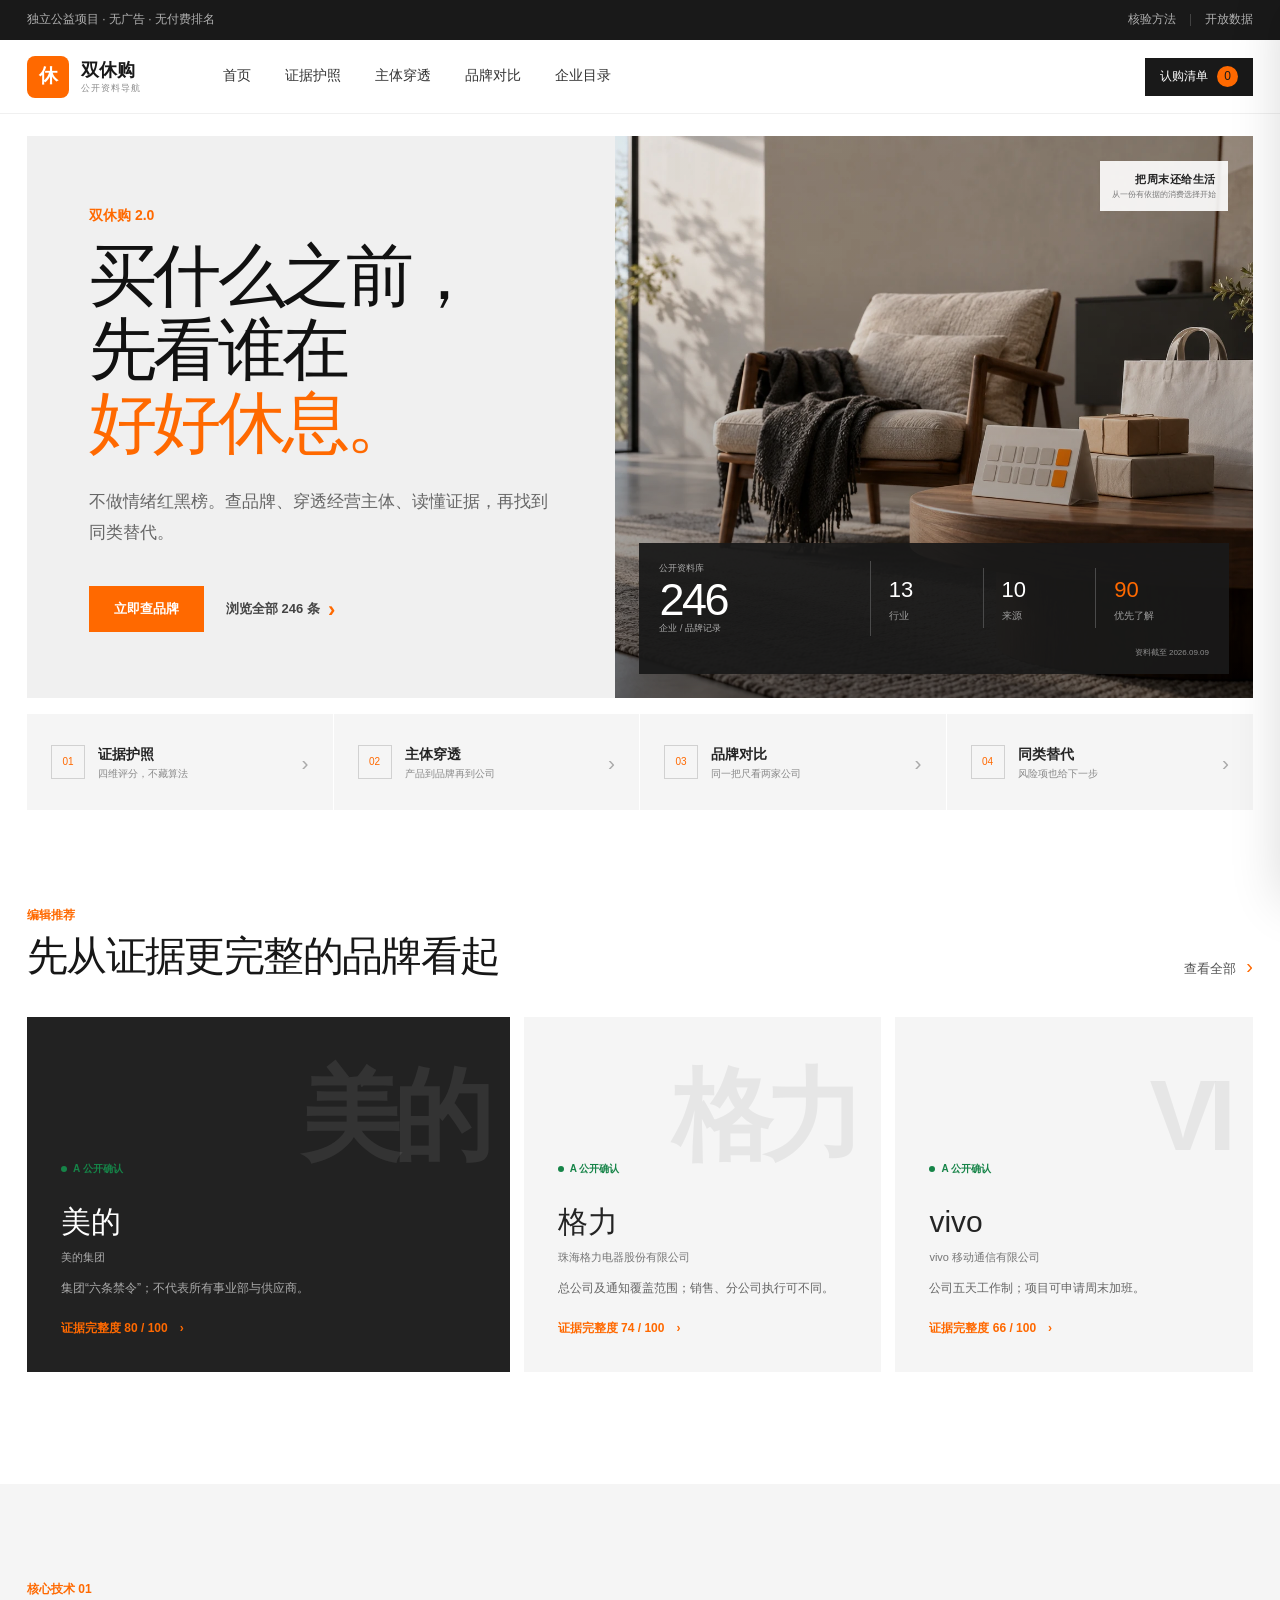
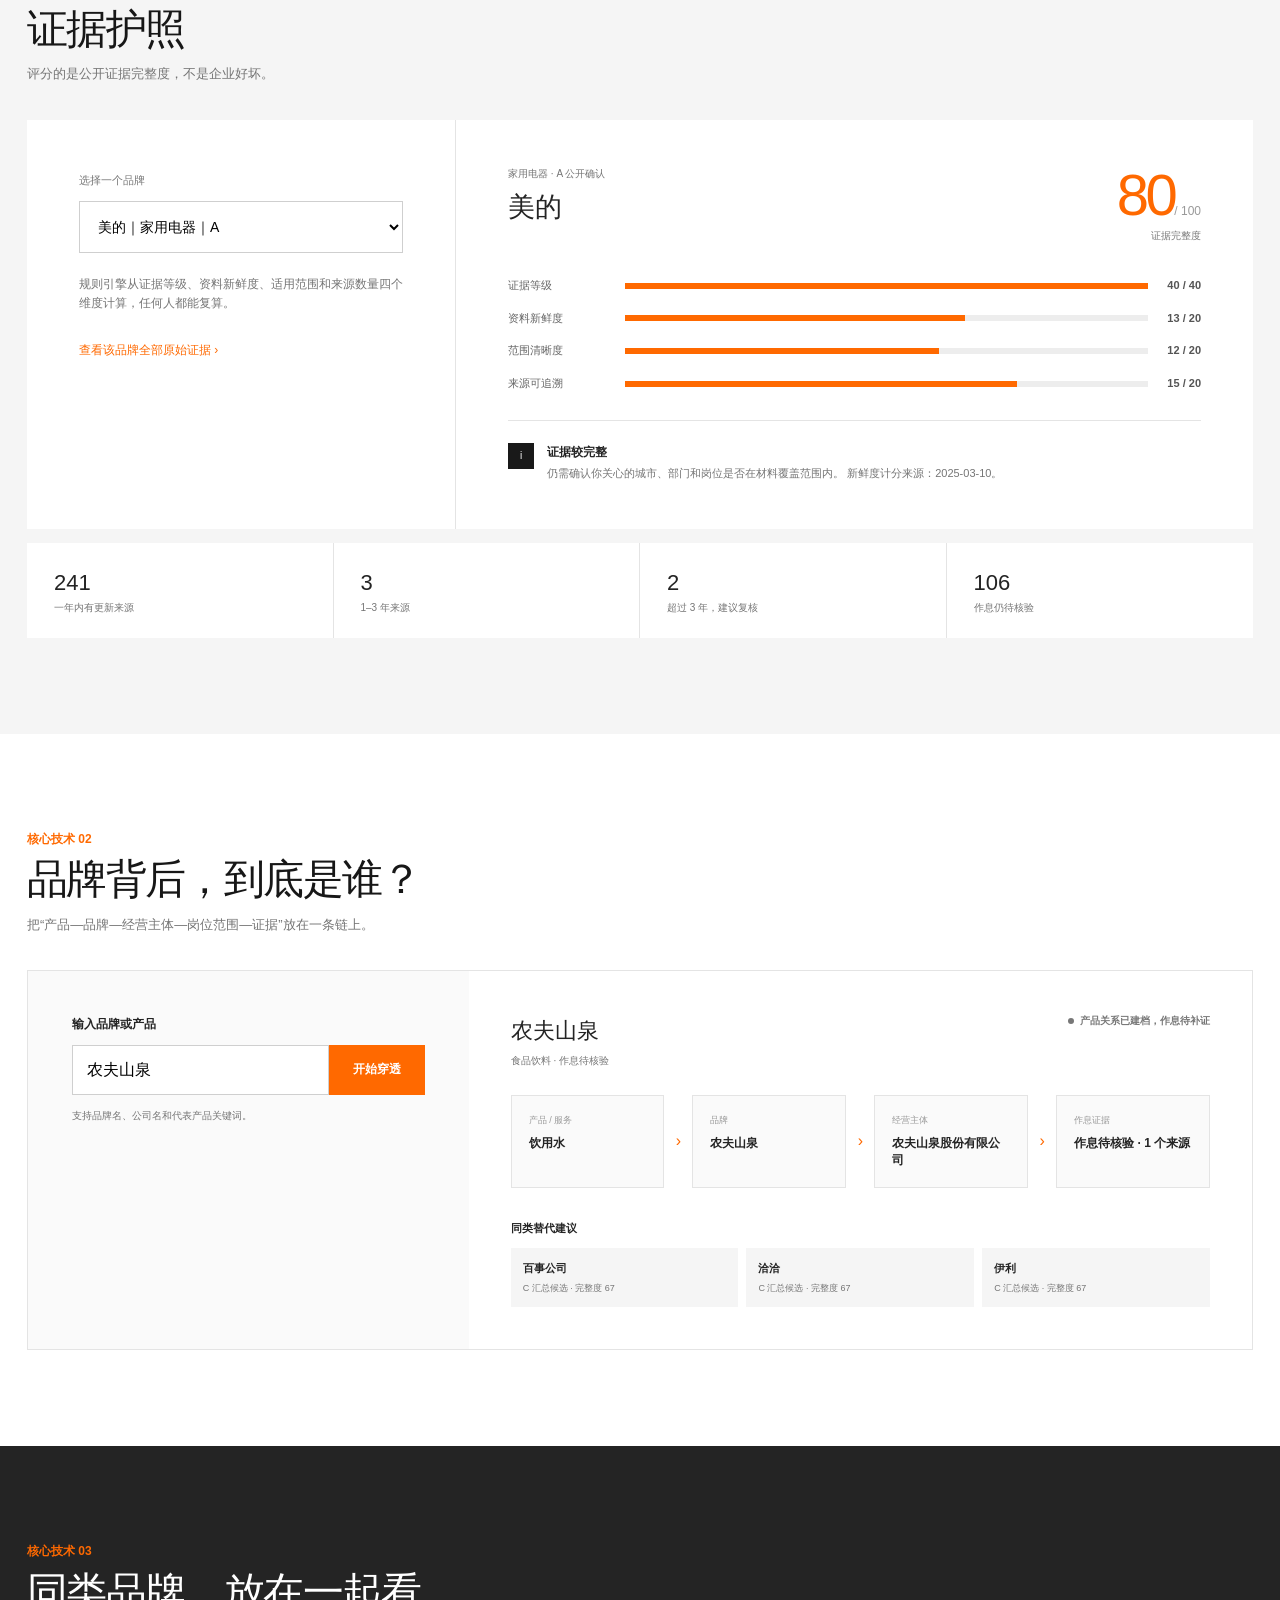
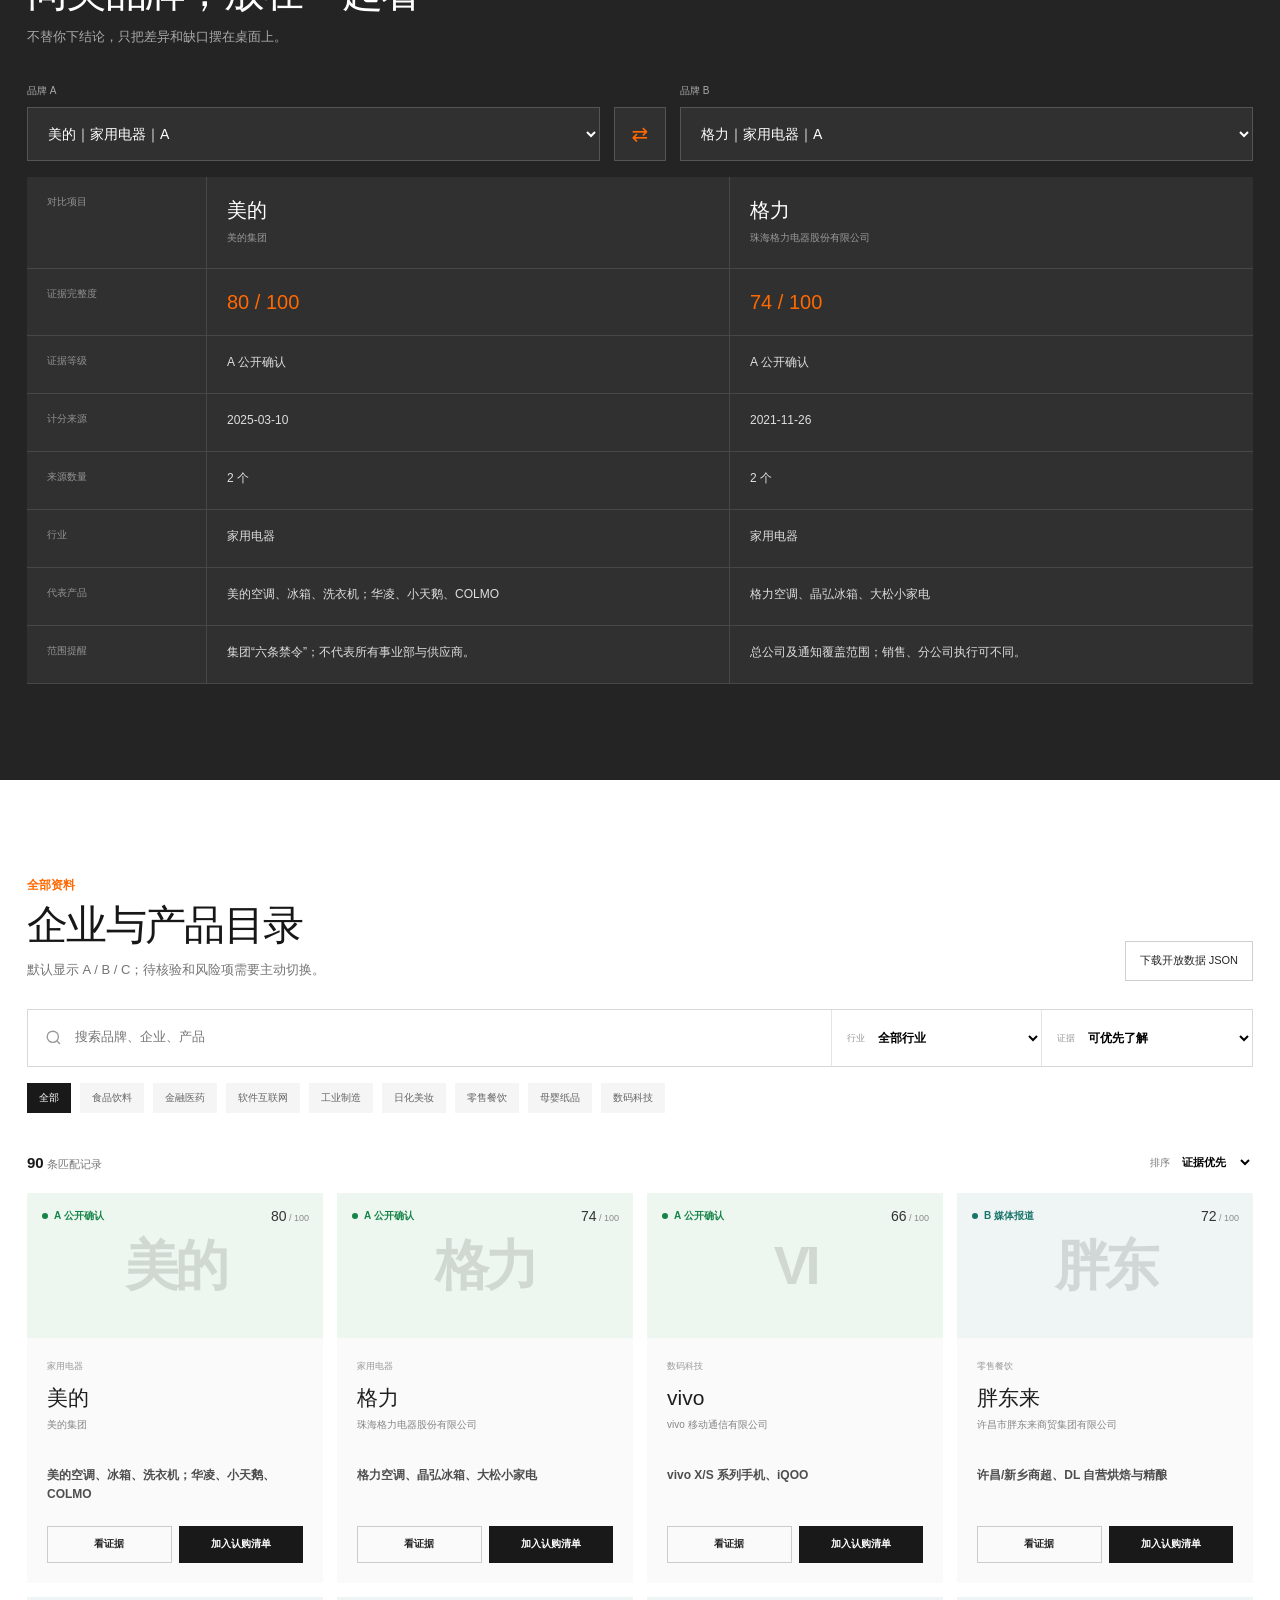
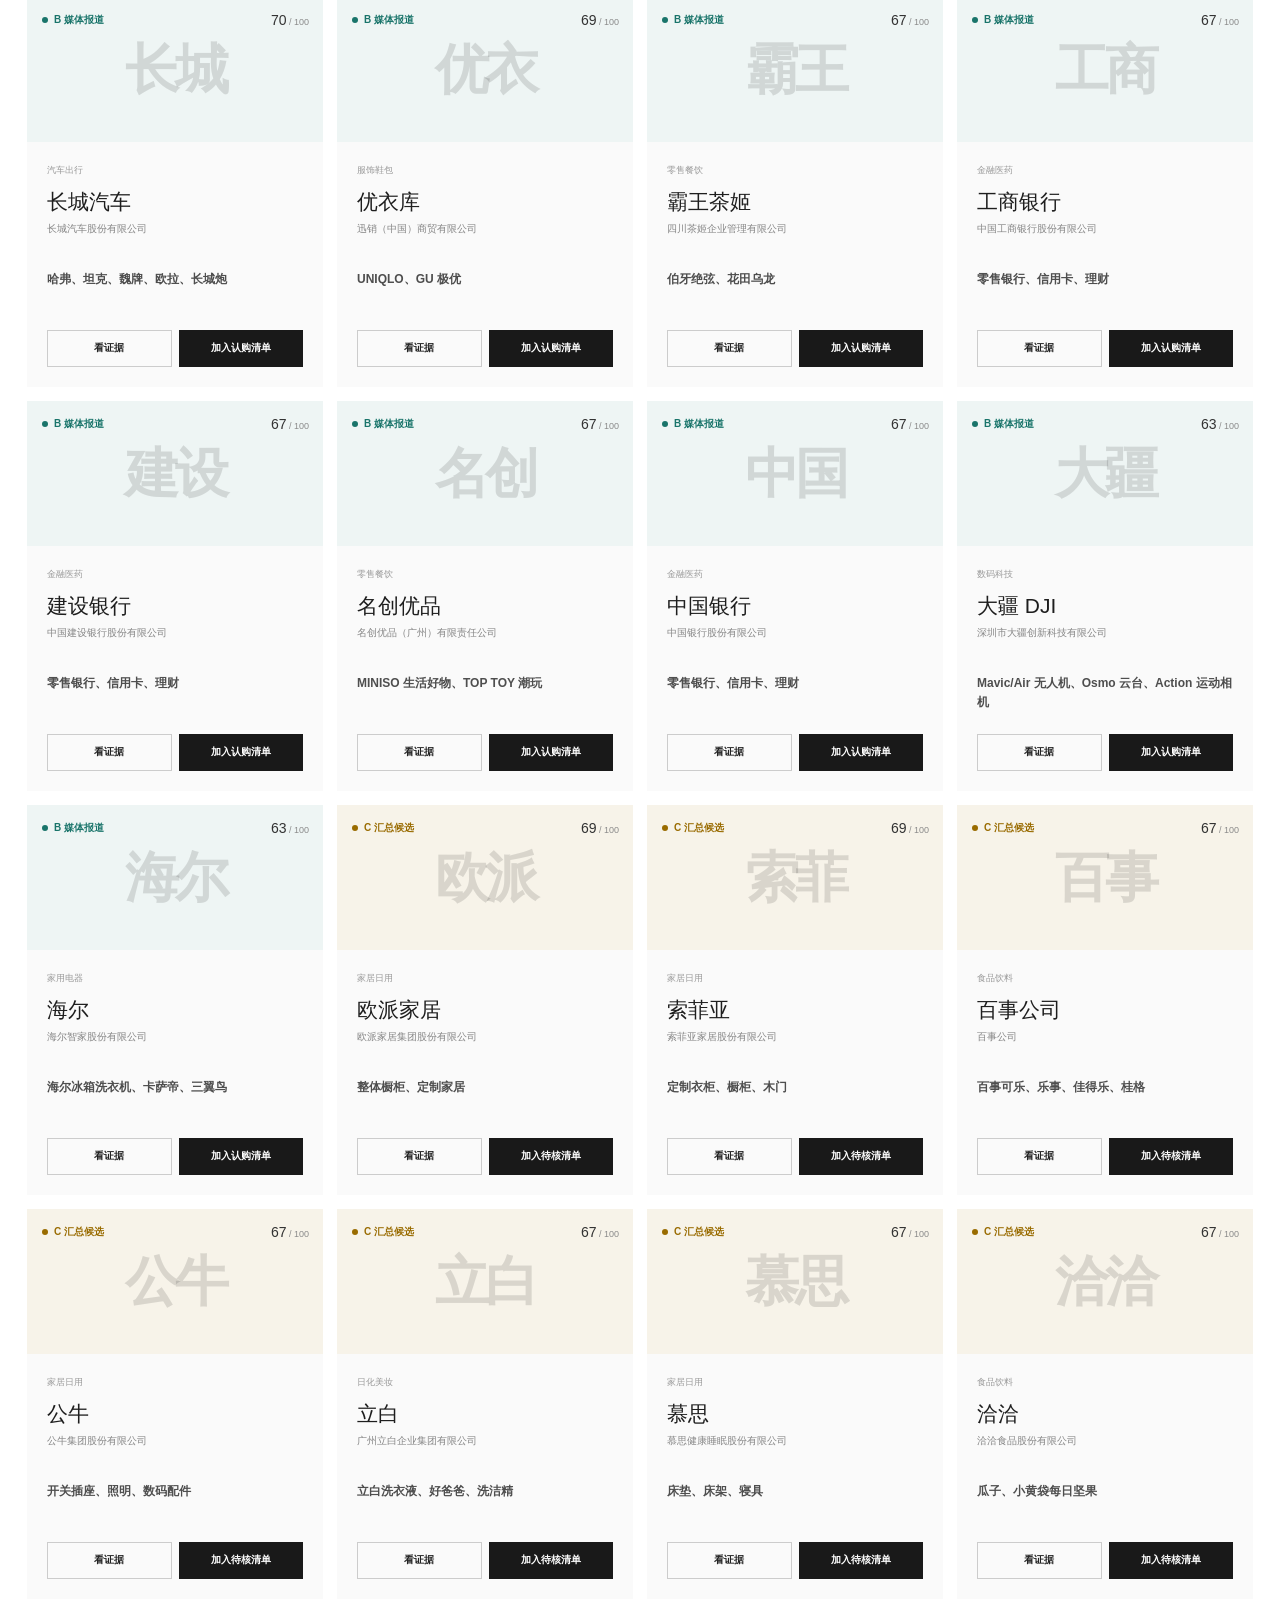
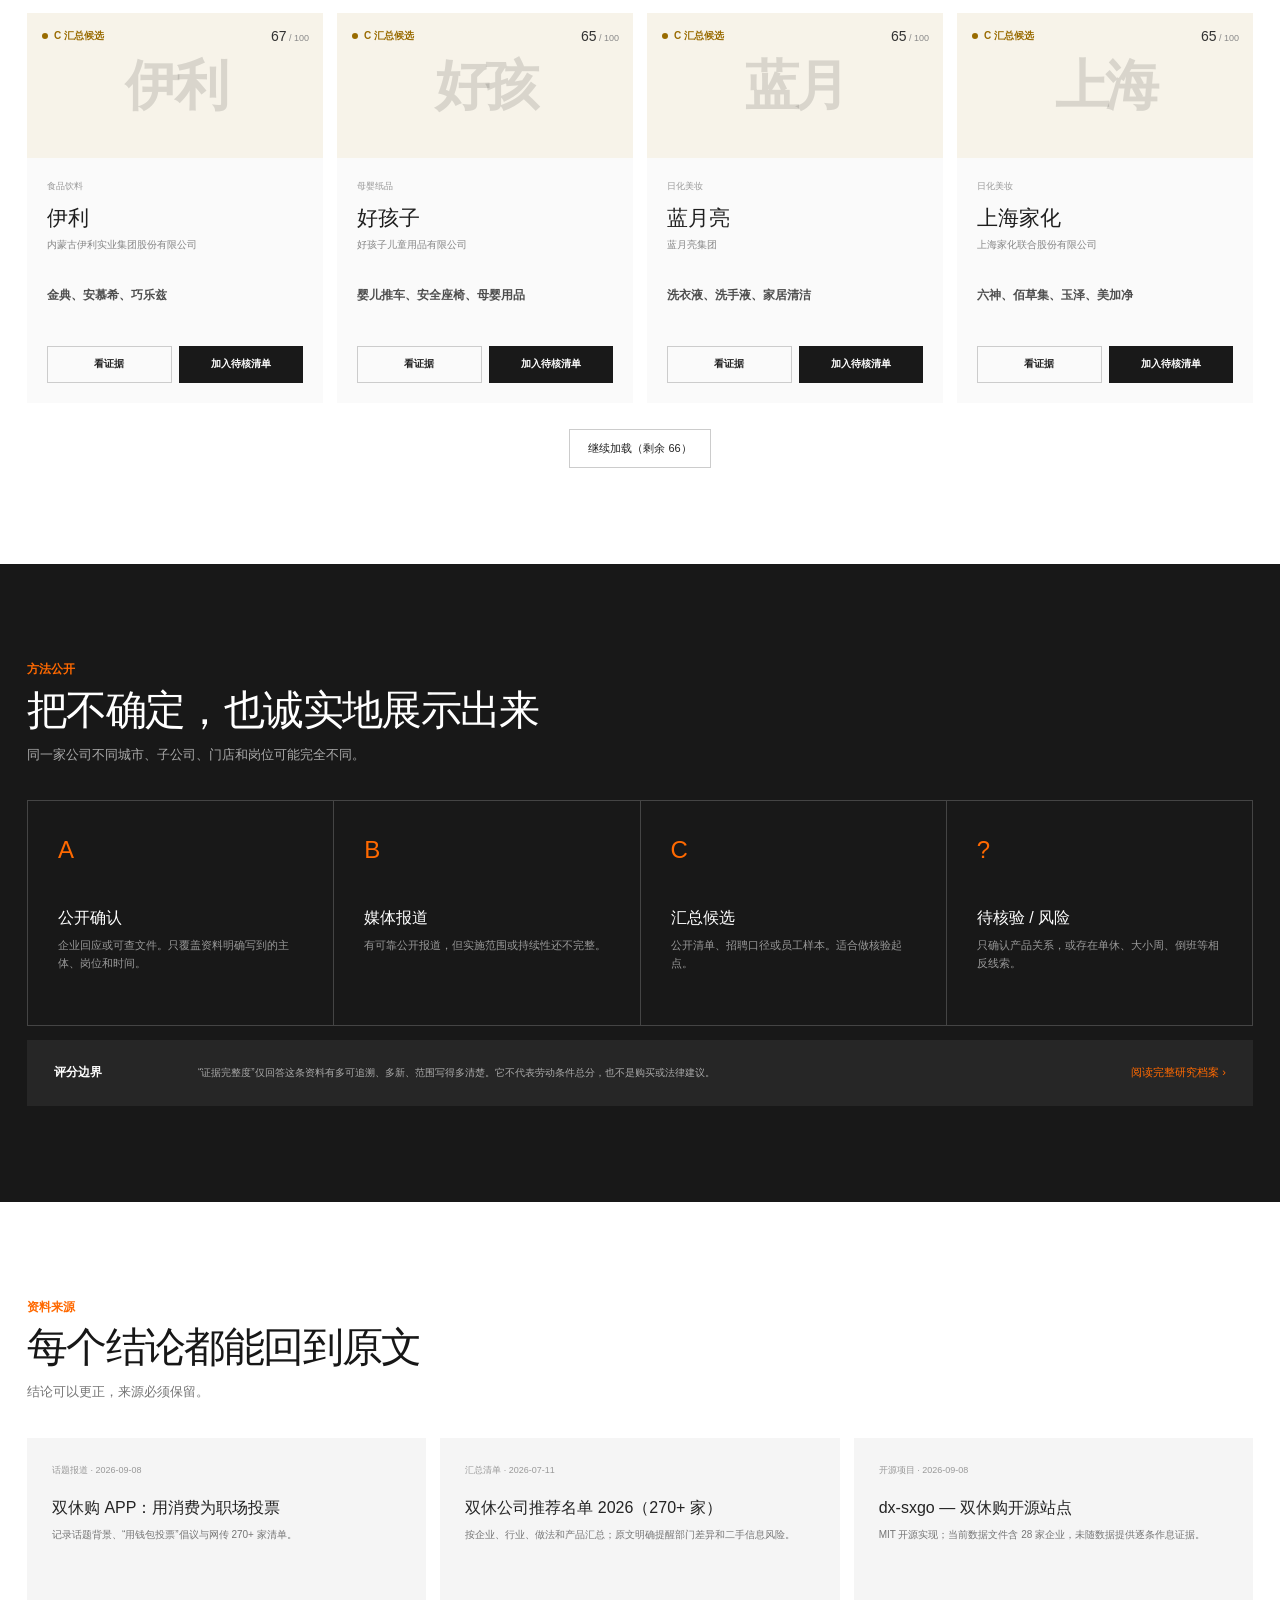
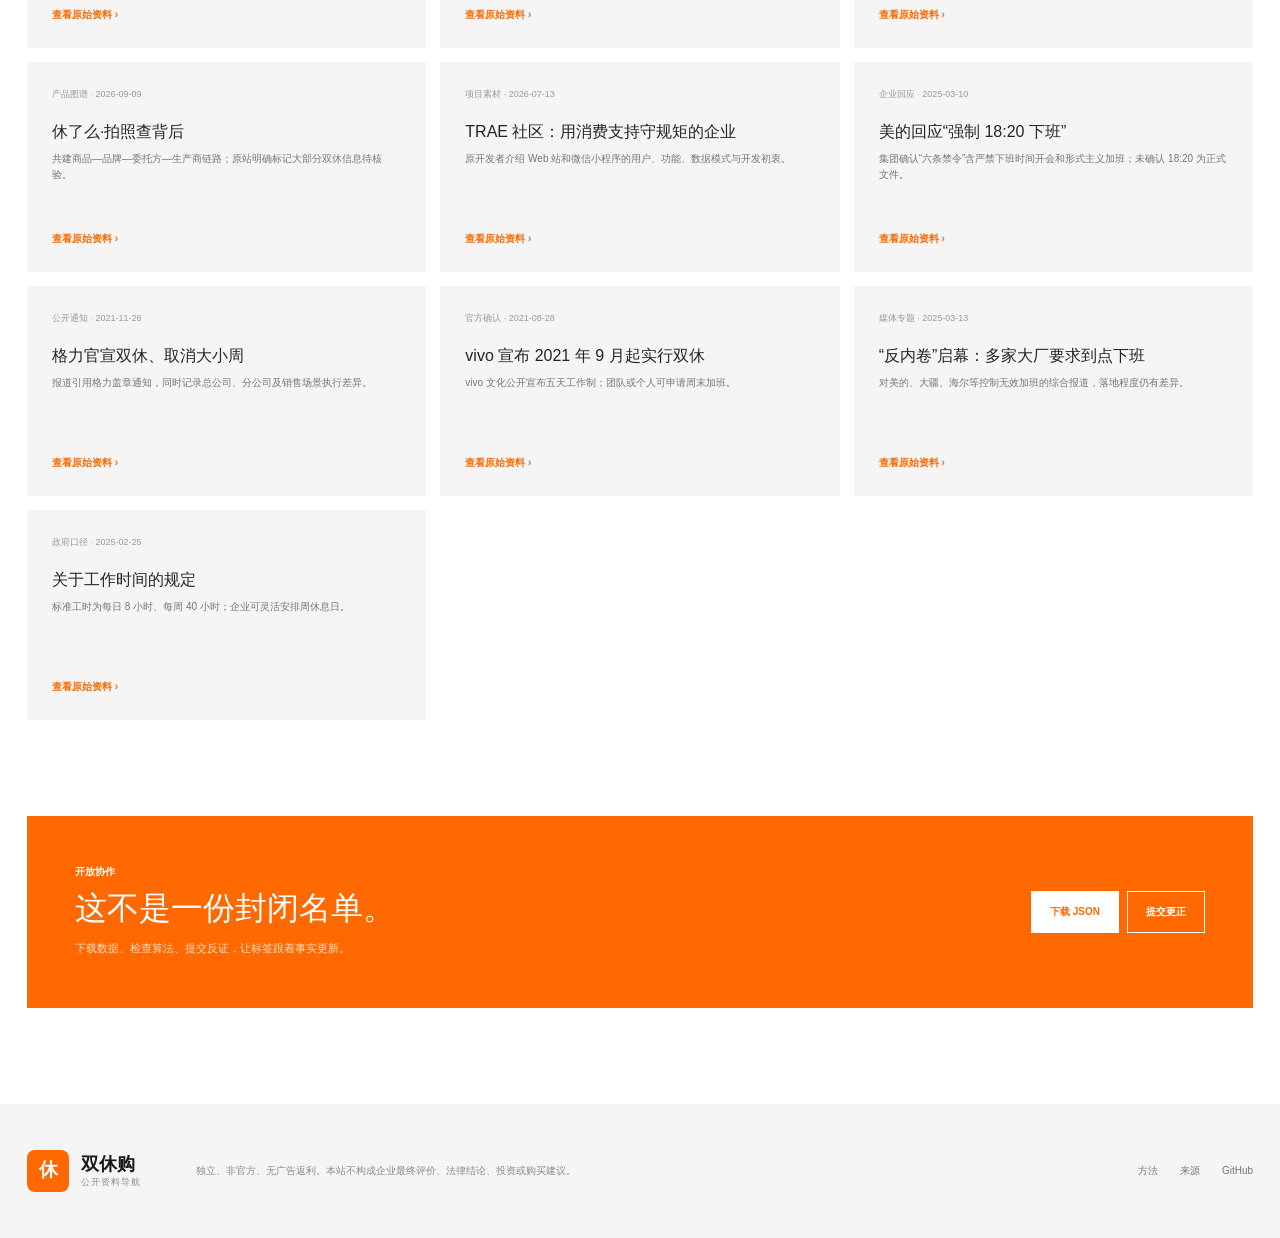
<file: index.html>
<!doctype html>
<html lang="zh-CN">
  <head>
    <meta charset="UTF-8" />
    <meta name="viewport" content="width=device-width, initial-scale=1.0" />
    <meta name="description" content="双休购 2.0：查品牌背后主体、看作息证据完整度、对比同类产品并生成个人认购清单。" />
    <meta name="keywords" content="双休购,双休企业,劳工友好品牌,证据护照,消费决策,双休购指南,企业工时" />
    <meta name="robots" content="index, follow, max-image-preview:large" />
    <meta name="theme-color" content="#ffffff" />
    <link rel="icon" href="./favicon.svg" type="image/svg+xml" />
    <link rel="canonical" href="https://dujeongil-galaxy.github.io/shuangxiugou-guide/" />
    <meta property="og:title" content="双休购 2.0｜把每次消费变成一次有依据的选择" />
    <meta property="og:description" content="246 个企业与品牌，证据护照、主体穿透、双品牌对比、同类替代建议。" />
    <meta property="og:type" content="website" />
    <meta property="og:url" content="https://dujeongil-galaxy.github.io/shuangxiugou-guide/" />
    <meta property="og:image" content="https://dujeongil-galaxy.github.io/shuangxiugou-guide/assets/weekend-hero.webp" />
    <meta property="og:site_name" content="双休购 2.0" />
    <meta property="og:locale" content="zh_CN" />
    <meta name="twitter:card" content="summary_large_image" />
    <title>双休购 2.0｜公开资料与消费决策工具</title>
    <link rel="preload" href="./assets/weekend-hero.webp" as="image" type="image/webp" />
    <link rel="stylesheet" href="./styles.css" />
    <script src="./data.js" defer></script>
    <script src="./insight.js" defer></script>
    <script src="./app.js" defer></script>
    <script type="application/ld+json">
      {
        "@context": "https://schema.org",
        "@type": "WebSite",
        "name": "双休购 2.0",
        "url": "https://dujeongil-galaxy.github.io/shuangxiugou-guide/",
        "description": "提供企业、品牌、产品关系与公开作息证据的可解释消费决策工具。",
        "inLanguage": "zh-CN",
        "isAccessibleForFree": true,
        "publisher": {
          "@type": "Organization",
          "name": "双休购 ShuangxiuGo",
          "url": "https://github.com/dujeongil-galaxy/shuangxiugou-guide"
        }
      }
    </script>
  </head>
  <body>
    <a class="skip-link" href="#directory">跳到企业目录</a>

    <div class="topbar">
      <div class="shell topbar-inner">
        <p>独立公益项目 · 无广告 · 无付费排名</p>
        <div><a href="#method">核验方法</a><span></span><a id="topGithubLink" href="#" target="_blank" rel="noreferrer">开放数据</a></div>
      </div>
    </div>

    <header class="site-header">
      <div class="shell nav-shell">
        <a class="brand" href="#top" aria-label="双休购首页">
          <span class="brand-mark" aria-hidden="true">休</span>
          <span><strong>双休购</strong><small>公开资料导航</small></span>
        </a>
        <nav class="desktop-nav" aria-label="主导航">
          <a href="#top">首页</a>
          <a href="#passport">证据护照</a>
          <a href="#trace">主体穿透</a>
          <a href="#compare">品牌对比</a>
          <a href="#directory">企业目录</a>
        </nav>
        <button class="header-list" id="openList" type="button" aria-controls="supportDrawer">
          认购清单 <span id="listCount" aria-label="0 项">0</span>
        </button>
      </div>
    </header>

    <main id="top">
      <section class="hero shell">
        <div class="hero-panel">
          <div class="hero-copy">
            <p class="kicker">双休购 2.0</p>
            <h1>买什么之前，<br />先看谁在<br /><span>好好休息。</span></h1>
            <p class="hero-lead">不做情绪红黑榜。查品牌、穿透经营主体、读懂证据，再找到同类替代。</p>
            <div class="hero-actions">
              <a class="button button-primary" href="#passport">立即查品牌</a>
              <a class="button button-plain" href="#directory">浏览全部 246 条 <span>›</span></a>
            </div>
          </div>
          <div class="hero-visual" aria-label="安静周末生活与数据库概览">
            <img class="hero-image" src="./assets/weekend-hero.webp" width="1536" height="1024" alt="阳光下的休闲椅、购物袋、包裹和点亮两个橙色周末方块的日历" fetchpriority="high" decoding="async" />
            <div class="hero-art-label"><span>把周末还给生活</span><small>从一份有依据的消费选择开始</small></div>
            <div class="hero-data">
              <div class="hero-number"><span>公开资料库</span><strong id="statCompanies">—</strong><small>企业 / 品牌记录</small></div>
              <div class="hero-mini-grid">
                <div><strong id="statCategories">—</strong><span>行业</span></div>
                <div><strong id="statSources">—</strong><span>来源</span></div>
                <div class="accent"><strong id="statSupport">—</strong><span>优先了解</span></div>
              </div>
              <p>资料截至 <time datetime="2026-09-09">2026.09.09</time></p>
            </div>
          </div>
        </div>
      </section>

      <section class="service-strip shell" aria-label="核心功能">
        <a href="#passport"><span class="service-icon">01</span><div><strong>证据护照</strong><small>四维评分，不藏算法</small></div><b>›</b></a>
        <a href="#trace"><span class="service-icon">02</span><div><strong>主体穿透</strong><small>产品到品牌再到公司</small></div><b>›</b></a>
        <a href="#compare"><span class="service-icon">03</span><div><strong>品牌对比</strong><small>同一把尺看两家公司</small></div><b>›</b></a>
        <a href="#directory"><span class="service-icon">04</span><div><strong>同类替代</strong><small>风险项也给下一步</small></div><b>›</b></a>
      </section>

      <section class="spotlight section shell">
        <div class="section-title">
          <div><p>编辑推荐</p><h2>先从证据更完整的品牌看起</h2></div>
          <a href="#directory">查看全部 <span>›</span></a>
        </div>
        <div class="spotlight-grid" id="spotlightGrid"></div>
      </section>

      <section class="lab-section section" id="passport">
        <div class="shell">
          <div class="section-title">
            <div><p>核心技术 01</p><h2>证据护照</h2><span>评分的是公开证据完整度，不是企业好坏。</span></div>
          </div>
          <div class="passport-layout">
            <div class="passport-control">
              <label for="passportSelect">选择一个品牌</label>
              <select id="passportSelect" aria-label="选择要生成证据护照的品牌"></select>
              <p>规则引擎从证据等级、资料新鲜度、适用范围和来源数量四个维度计算，任何人都能复算。</p>
              <button class="text-link" id="passportDetail" type="button">查看该品牌全部原始证据 ›</button>
            </div>
            <div class="passport-card" id="passportResult" aria-live="polite"></div>
          </div>
          <div class="freshness-bar" id="freshnessPanel"></div>
        </div>
      </section>

      <section class="trace-section section shell" id="trace">
        <div class="section-title">
          <div><p>核心技术 02</p><h2>品牌背后，到底是谁？</h2><span>把“产品—品牌—经营主体—岗位范围—证据”放在一条链上。</span></div>
        </div>
        <div class="trace-shell">
          <div class="trace-search">
            <label for="traceInput">输入品牌或产品</label>
            <div><input id="traceInput" list="brandOptions" placeholder="例如：东方树叶、美的、无人机" autocomplete="off" /><button id="traceRun" type="button">开始穿透</button></div>
            <datalist id="brandOptions"></datalist>
            <p id="traceHint">支持品牌名、公司名和代表产品关键词。</p>
          </div>
          <div class="trace-result" id="traceResult" aria-live="polite"></div>
        </div>
      </section>

      <section class="compare-section section" id="compare">
        <div class="shell">
          <div class="section-title">
            <div><p>核心技术 03</p><h2>同类品牌，放在一起看</h2><span>不替你下结论，只把差异和缺口摆在桌面上。</span></div>
          </div>
          <div class="compare-controls">
            <label>品牌 A<select id="compareA" aria-label="选择对比品牌 A"></select></label>
            <button id="swapCompare" type="button" aria-label="交换两个品牌">⇄</button>
            <label>品牌 B<select id="compareB" aria-label="选择对比品牌 B"></select></label>
          </div>
          <div class="compare-result" id="compareResult" aria-live="polite"></div>
        </div>
      </section>

      <section class="directory section shell" id="directory">
        <div class="section-title directory-title">
          <div><p>全部资料</p><h2>企业与产品目录</h2><span>默认显示 A / B / C；待核验和风险项需要主动切换。</span></div>
          <button id="downloadData" class="text-button" type="button">下载开放数据 JSON</button>
        </div>

        <div class="toolbar">
          <label class="search-box">
            <span class="visually-hidden">搜索企业或产品</span>
            <svg viewBox="0 0 24 24" aria-hidden="true"><circle cx="11" cy="11" r="7" /><path d="m20 20-4-4" /></svg>
            <input id="searchInput" type="search" placeholder="搜索品牌、企业、产品" autocomplete="off" />
          </label>
          <label class="select-box"><span>行业</span><select id="categoryFilter" aria-label="按行业筛选"><option value="all">全部行业</option></select></label>
          <label class="select-box"><span>证据</span><select id="statusFilter" aria-label="按证据层级筛选"><option value="support">可优先了解</option><option value="verified">公开确认 A</option><option value="reported">媒体报道 B</option><option value="candidate">汇总候选 C</option><option value="pending">产品待核验</option><option value="caution">风险提示</option><option value="all">全部记录</option></select></label>
        </div>
        <div class="quick-filters" id="quickFilters" aria-label="快速行业筛选"></div>
        <div class="results-line" aria-live="polite"><p><strong id="resultCount">0</strong> 条匹配记录</p><label><span>排序</span><select id="sortSelect" aria-label="结果排序"><option value="evidence">证据优先</option><option value="score">完整度优先</option><option value="category">行业分类</option><option value="name">名称 A-Z</option></select></label></div>
        <div class="card-grid" id="cardGrid"></div>
        <div class="empty-state" id="emptyState" hidden><strong>没有匹配项</strong><p>试试产品名、公司名或更短的关键词。</p><button id="resetFilters" type="button">清除筛选</button></div>
        <button class="load-more" id="loadMore" type="button">继续加载</button>
      </section>

      <section class="method-section section" id="method">
        <div class="shell">
          <div class="section-title light"><div><p>方法公开</p><h2>把不确定，也诚实地展示出来</h2><span>同一家公司不同城市、子公司、门店和岗位可能完全不同。</span></div></div>
          <div class="method-grid">
            <article><span>A</span><h3>公开确认</h3><p>企业回应或可查文件。只覆盖资料明确写到的主体、岗位和时间。</p></article>
            <article><span>B</span><h3>媒体报道</h3><p>有可靠公开报道，但实施范围或持续性还不完整。</p></article>
            <article><span>C</span><h3>汇总候选</h3><p>公开清单、招聘口径或员工样本。适合做核验起点。</p></article>
            <article><span>?</span><h3>待核验 / 风险</h3><p>只确认产品关系，或存在单休、大小周、倒班等相反线索。</p></article>
          </div>
          <div class="method-note"><strong>评分边界</strong><p>“证据完整度”仅回答这条资料有多可追溯、多新、范围写得多清楚。它不代表劳动条件总分，也不是购买或法律建议。</p><a href="./RESEARCH.md" target="_blank">阅读完整研究档案 ›</a></div>
        </div>
      </section>

      <section class="source-section section shell" id="sources">
        <div class="section-title"><div><p>资料来源</p><h2>每个结论都能回到原文</h2><span>结论可以更正，来源必须保留。</span></div></div>
        <div class="source-grid" id="sourceGrid"></div>
      </section>

      <section class="open-data shell">
        <div><p>开放协作</p><h2>这不是一份封闭名单。</h2><span>下载数据、检查算法、提交反证，让标签跟着事实更新。</span></div>
        <div><button id="downloadDataBottom" type="button">下载 JSON</button><a id="issueLink" href="#" target="_blank" rel="noreferrer">提交更正</a></div>
      </section>
    </main>

    <footer class="site-footer">
      <div class="shell footer-grid">
        <a class="brand footer-brand" href="#top"><span class="brand-mark" aria-hidden="true">休</span><span><strong>双休购</strong><small>公开资料导航</small></span></a>
        <p>独立、非官方、无广告返利。本站不构成企业最终评价、法律结论、投资或购买建议。</p>
        <div><a href="#method">方法</a><a href="#sources">来源</a><a id="githubLink" href="#" target="_blank" rel="noreferrer">GitHub</a></div>
      </div>
    </footer>

    <div class="drawer-backdrop" id="drawerBackdrop" hidden></div>
    <aside class="support-drawer" id="supportDrawer" aria-hidden="true" aria-labelledby="drawerTitle">
      <div class="drawer-head"><div><small>仅保存在当前浏览器</small><h2 id="drawerTitle">我的认购清单</h2></div><button id="closeList" type="button" aria-label="关闭清单">×</button></div>
      <p class="drawer-intro">这里不是购物车。它是一张购买前复核清单，不上传、不跟踪，也不从购买中分成。</p>
      <div class="drawer-items" id="drawerItems"></div>
      <div class="drawer-empty" id="drawerEmpty"><strong>清单还是空的</strong><p>把想优先了解的 A / B / C 条目加入这里。</p></div>
      <div class="drawer-actions"><button id="copyList" type="button">复制清单</button><button id="exportList" type="button">导出 CSV</button></div>
    </aside>

    <dialog class="detail-dialog" id="detailDialog">
      <button class="dialog-close" id="closeDialog" type="button" aria-label="关闭详情">×</button>
      <div id="dialogContent"></div>
    </dialog>
    <div class="toast" id="toast" role="status" aria-live="polite"></div>
  </body>
</html>
</file>
<file: styles.css>
:root {
  --orange: #ff6900;
  --orange-dark: #e85d00;
  --black: #191919;
  --text: #242424;
  --muted: #757575;
  --line: #e4e4e4;
  --soft: #f5f5f5;
  --soft-2: #fafafa;
  --white: #fff;
  --green: #168448;
  --teal: #19746a;
  --yellow: #996b00;
  --red: #b13c31;
  color-scheme: light;
}

* { box-sizing: border-box; }
html { scroll-behavior: smooth; scroll-padding-top: 88px; }
body {
  margin: 0;
  overflow-x: hidden;
  color: var(--text);
  background: var(--white);
  font-family: Arial, "Microsoft YaHei", "PingFang SC", system-ui, sans-serif;
  font-size: 16px;
  line-height: 1.6;
}
button, input, select { font: inherit; }
button, a, select { -webkit-tap-highlight-color: transparent; }
a { color: inherit; text-decoration: none; }
button { color: inherit; }
.shell { width: min(1226px, calc(100% - 48px)); margin-inline: auto; }
.visually-hidden { position: absolute; width: 1px; height: 1px; padding: 0; overflow: hidden; clip: rect(0 0 0 0); white-space: nowrap; border: 0; }
.skip-link { position: fixed; z-index: 200; top: 8px; left: 8px; padding: 8px 14px; transform: translateY(-150%); color: white; background: var(--black); }
.skip-link:focus { transform: translateY(0); }

.topbar { height: 40px; color: #b0b0b0; background: var(--black); font-size: 12px; }
.topbar-inner { display: flex; height: 100%; align-items: center; justify-content: space-between; }
.topbar p { margin: 0; }
.topbar-inner > div { display: flex; align-items: center; gap: 14px; }
.topbar-inner > div span { width: 1px; height: 12px; background: #424242; }
.topbar a:hover { color: white; }

.site-header { position: sticky; z-index: 70; top: 0; height: 74px; border-bottom: 1px solid rgba(0, 0, 0, .06); background: rgba(255, 255, 255, .96); }
.nav-shell { display: flex; height: 100%; align-items: center; }
.brand { display: inline-flex; align-items: center; gap: 12px; }
.brand-mark { display: grid; width: 42px; height: 42px; place-items: center; border-radius: 8px; color: white; background: var(--orange); font-size: 19px; font-weight: 800; }
.brand strong, .brand small { display: block; line-height: 1.25; }
.brand strong { color: var(--black); font-size: 18px; }
.brand small { margin-top: 2px; color: #8a8a8a; font-size: 9px; letter-spacing: .12em; }
.desktop-nav { display: flex; gap: 34px; margin-left: 82px; }
.desktop-nav a { position: relative; height: 74px; padding-top: 24px; color: #333; font-size: 14px; }
.desktop-nav a::after { position: absolute; right: 0; bottom: 0; left: 0; height: 2px; content: ""; transform: scaleX(0); background: var(--orange); transition: transform .18s ease; }
.desktop-nav a:hover { color: var(--orange); }
.desktop-nav a:hover::after { transform: scaleX(1); }
.header-list { min-height: 38px; margin-left: auto; padding: 0 15px; border: 0; color: white; background: var(--black); cursor: pointer; font-size: 12px; }
.header-list span { display: inline-grid; min-width: 21px; height: 21px; margin-left: 6px; place-items: center; border-radius: 50%; color: var(--black); background: var(--orange); }

.hero { padding-top: 22px; }
.hero-panel { display: grid; min-height: 535px; grid-template-columns: .96fr 1.04fr; overflow: hidden; background: #f0f0f0; }
.hero-copy { display: flex; flex-direction: column; justify-content: center; padding: 68px 62px 66px; }
.kicker { margin: 0 0 13px; color: var(--orange); font-size: 14px; font-weight: 700; }
.hero h1 { margin: 0; color: #111; font-size: clamp(50px, 5.3vw, 76px); font-weight: 500; letter-spacing: -.055em; line-height: 1.08; }
.hero h1 span { color: var(--orange); }
.hero-lead { max-width: 590px; margin: 28px 0 0; color: #666; font-size: 17px; line-height: 1.8; }
.hero-actions { display: flex; align-items: center; gap: 22px; margin-top: 38px; }
.button { display: inline-flex; min-height: 46px; align-items: center; justify-content: center; padding: 0 25px; font-size: 13px; font-weight: 700; }
.button-primary { color: white; background: var(--orange); }
.button-primary:hover { background: var(--orange-dark); }
.button-plain { padding: 0; color: #444; }
.button-plain span { margin-left: 8px; color: var(--orange); font-size: 22px; }
.hero-visual { position: relative; min-height: 535px; overflow: hidden; color: white; background: #282828; isolation: isolate; }
.hero-image { position: absolute; z-index: -2; inset: 0; width: 100%; height: 100%; object-fit: cover; object-position: 56% center; transform: scale(1.002); }
.hero-visual::before { position: absolute; z-index: -1; inset: 0; content: ""; background: linear-gradient(180deg, rgba(0,0,0,.06) 24%, rgba(0,0,0,.54) 100%); }
.hero-art-label { position: absolute; top: 25px; right: 25px; display: flex; flex-direction: column; align-items: flex-end; padding: 10px 12px; color: #222; background: rgba(255,255,255,.9); }
.hero-art-label span { font-size: 11px; font-weight: 700; letter-spacing: .05em; }
.hero-art-label small { color: #777; font-size: 8px; }
.hero-data { position: absolute; right: 24px; bottom: 24px; left: 24px; display: grid; grid-template-columns: 1.25fr 2fr; align-items: center; padding: 18px 20px; background: rgba(25,25,25,.94); box-shadow: 0 12px 34px rgba(0,0,0,.18); }
.hero-number span, .hero-number small { display: block; color: #aaa; font-size: 12px; }
.hero-number { padding-right: 20px; border-right: 1px solid #4a4a4a; }
.hero-number span, .hero-number small { font-size: 9px; }
.hero-number strong { display: block; margin: 1px 0 -2px; color: white; font-size: 45px; font-weight: 400; letter-spacing: -.055em; line-height: 1.05; }
.hero-mini-grid { display: grid; grid-template-columns: repeat(3, 1fr); }
.hero-mini-grid div { padding: 4px 12px 4px 18px; border-right: 1px solid #4a4a4a; }
.hero-mini-grid div + div { padding-left: 18px; }
.hero-mini-grid div:last-child { border: 0; }
.hero-mini-grid strong, .hero-mini-grid span { display: block; }
.hero-mini-grid strong { font-size: 22px; font-weight: 500; }
.hero-mini-grid span { color: #9c9c9c; font-size: 10px; }
.hero-mini-grid .accent strong { color: var(--orange); }
.hero-data > p { grid-column: 1 / -1; margin: 11px 0 -3px; color: #8e8e8e; font-size: 8px; text-align: right; }

.service-strip { display: grid; grid-template-columns: repeat(4, 1fr); margin-top: 16px; background: var(--soft); }
.service-strip > a { display: grid; min-height: 96px; grid-template-columns: auto 1fr auto; gap: 13px; align-items: center; padding: 20px 24px; border-right: 1px solid white; }
.service-strip > a:last-child { border: 0; }
.service-strip > a:hover { background: #ebebeb; }
.service-icon { display: grid; width: 34px; height: 34px; place-items: center; color: var(--orange); border: 1px solid #d1d1d1; font-size: 10px; }
.service-strip strong, .service-strip small { display: block; }
.service-strip strong { font-size: 14px; }
.service-strip small { margin-top: 1px; color: #888; font-size: 10px; }
.service-strip b { color: #aaa; font-size: 21px; font-weight: 400; }

.section { padding-top: 96px; padding-bottom: 96px; }
.section-title { display: flex; align-items: flex-end; justify-content: space-between; gap: 32px; margin-bottom: 35px; }
.section-title p { margin: 0 0 5px; color: var(--orange); font-size: 12px; font-weight: 700; }
.section-title h2 { margin: 0; color: #171717; font-size: clamp(30px, 3.2vw, 44px); font-weight: 500; letter-spacing: -.04em; line-height: 1.25; }
.section-title div > span { display: block; margin-top: 9px; color: var(--muted); font-size: 13px; }
.section-title > a { color: #555; font-size: 13px; }
.section-title > a span { margin-left: 7px; color: var(--orange); font-size: 20px; }

.spotlight { padding-bottom: 112px; }
.spotlight-grid { display: grid; grid-template-columns: 1.35fr 1fr 1fr; gap: 14px; }
.spotlight-card { position: relative; display: flex; min-height: 355px; flex-direction: column; justify-content: flex-end; padding: 34px; overflow: hidden; background: var(--soft); }
.spotlight-card:first-child { color: white; background: #222; }
.spotlight-card:first-child .spotlight-company, .spotlight-card:first-child .spotlight-note { color: #aaa; }
.spotlight-card .spotlight-code { position: absolute; top: 18px; right: 25px; color: rgba(0, 0, 0, .06); font-size: 100px; font-weight: 700; letter-spacing: -.08em; }
.spotlight-card:first-child .spotlight-code { color: rgba(255, 255, 255, .08); }
.spotlight-card .status-tag { align-self: flex-start; }
.spotlight-card h3 { margin: 21px 0 0; font-size: 30px; font-weight: 500; }
.spotlight-company { margin: 3px 0 13px; color: var(--muted); font-size: 11px; }
.spotlight-note { display: -webkit-box; margin: 0; overflow: hidden; color: #666; font-size: 12px; -webkit-box-orient: vertical; -webkit-line-clamp: 2; }
.spotlight-card button { align-self: flex-start; margin-top: 20px; padding: 0; border: 0; color: var(--orange); background: none; cursor: pointer; font-size: 12px; font-weight: 700; }

.lab-section { background: var(--soft); }
.passport-layout { display: grid; grid-template-columns: .7fr 1.3fr; background: white; }
.passport-control { padding: 52px; border-right: 1px solid var(--line); }
.passport-control label { display: block; margin-bottom: 11px; color: #777; font-size: 11px; }
.passport-control select { width: 100%; min-height: 52px; padding: 0 14px; border: 1px solid #cfcfcf; outline: none; background: white; font-size: 14px; }
.passport-control select:focus { border-color: var(--orange); }
.passport-control p { margin: 22px 0 0; color: var(--muted); font-size: 12px; }
.text-link { margin-top: 28px; padding: 0; border: 0; color: var(--orange); background: none; cursor: pointer; font-size: 12px; }
.passport-card { padding: 46px 52px; }
.passport-head { display: flex; align-items: flex-start; justify-content: space-between; gap: 30px; }
.passport-name small, .passport-name strong { display: block; }
.passport-name small { color: var(--muted); font-size: 10px; }
.passport-name strong { margin-top: 4px; font-size: 27px; font-weight: 500; }
.passport-score { text-align: right; }
.passport-score strong { color: var(--orange); font-size: 58px; font-weight: 500; letter-spacing: -.06em; line-height: 1; }
.passport-score span { color: #999; font-size: 12px; }
.passport-score small { display: block; margin-top: 4px; color: #777; font-size: 10px; }
.score-bars { display: grid; gap: 15px; margin-top: 33px; }
.score-row { display: grid; grid-template-columns: 104px 1fr 40px; gap: 13px; align-items: center; }
.score-row span { color: #666; font-size: 11px; }
.score-row b { height: 6px; overflow: hidden; background: #ededed; }
.score-row b i { display: block; height: 100%; background: var(--orange); }
.score-row strong { color: #555; text-align: right; font-size: 11px; }
.passport-verdict { display: flex; gap: 13px; align-items: flex-start; margin-top: 28px; padding-top: 22px; border-top: 1px solid var(--line); }
.passport-verdict > span { display: grid; min-width: 26px; height: 26px; place-items: center; color: white; background: var(--black); font-size: 10px; }
.passport-verdict strong, .passport-verdict p { display: block; margin: 0; }
.passport-verdict strong { font-size: 12px; }
.passport-verdict p { margin-top: 3px; color: var(--muted); font-size: 11px; }
.freshness-bar { display: grid; grid-template-columns: repeat(4, 1fr); margin-top: 14px; background: white; }
.freshness-bar > div { padding: 22px 27px; border-right: 1px solid var(--line); }
.freshness-bar > div:last-child { border: 0; }
.freshness-bar strong, .freshness-bar span { display: block; }
.freshness-bar strong { font-size: 22px; font-weight: 500; }
.freshness-bar span { color: var(--muted); font-size: 10px; }

.trace-shell { display: grid; grid-template-columns: .72fr 1.28fr; border: 1px solid var(--line); }
.trace-search { padding: 44px; background: var(--soft-2); }
.trace-search > label { display: block; margin-bottom: 10px; font-size: 12px; font-weight: 700; }
.trace-search > div { display: flex; }
.trace-search input { width: 100%; min-width: 0; min-height: 50px; padding: 0 14px; border: 1px solid #cfcfcf; outline: 0; background: white; }
.trace-search input:focus { border-color: var(--orange); }
.trace-search button { flex: 0 0 96px; border: 0; color: white; background: var(--orange); cursor: pointer; font-size: 12px; font-weight: 700; }
.trace-search > p { margin: 13px 0 0; color: var(--muted); font-size: 10px; }
.trace-result { min-height: 370px; padding: 42px; }
.trace-empty { display: grid; height: 100%; min-height: 285px; place-items: center; color: #aaa; text-align: center; font-size: 12px; }
.trace-title { display: flex; align-items: flex-start; justify-content: space-between; gap: 18px; }
.trace-title h3 { margin: 0; font-size: 22px; font-weight: 500; }
.trace-title p { margin: 4px 0 0; color: var(--muted); font-size: 10px; }
.trace-chain { display: flex; align-items: stretch; margin-top: 26px; overflow-x: auto; }
.trace-node { display: flex; min-width: 142px; flex: 1; flex-direction: column; padding: 17px; border: 1px solid var(--line); background: var(--soft-2); }
.trace-node small { color: #999; font-size: 9px; }
.trace-node strong { margin-top: 8px; font-size: 12px; line-height: 1.45; }
.trace-arrow { display: grid; min-width: 28px; place-items: center; color: var(--orange); }
.alternatives { margin-top: 26px; }
.alternatives > strong { font-size: 11px; }
.alternative-list { display: grid; grid-template-columns: repeat(3, 1fr); gap: 8px; margin-top: 9px; }
.alternative-list button { padding: 12px; border: 0; text-align: left; background: var(--soft); cursor: pointer; }
.alternative-list button:hover { background: #eaeaea; }
.alternative-list strong, .alternative-list span { display: block; }
.alternative-list strong { font-size: 11px; }
.alternative-list span { margin-top: 3px; color: var(--muted); font-size: 9px; }

.compare-section { background: #242424; }
.section-title.light h2, .compare-section .section-title h2 { color: white; }
.section-title.light div > span, .compare-section .section-title div > span { color: #aaa; }
.compare-controls { display: grid; grid-template-columns: 1fr 52px 1fr; gap: 14px; align-items: end; }
.compare-controls label { color: #aaa; font-size: 10px; }
.compare-controls select { display: block; width: 100%; min-height: 54px; margin-top: 8px; padding: 0 16px; border: 1px solid #555; outline: 0; color: white; background: #303030; font-size: 14px; }
.compare-controls select:focus { border-color: var(--orange); }
.compare-controls button { height: 54px; border: 1px solid #555; color: var(--orange); background: #303030; cursor: pointer; font-size: 20px; }
.compare-result { margin-top: 16px; color: white; background: #303030; }
.compare-table { display: grid; grid-template-columns: 180px 1fr 1fr; }
.compare-cell { min-height: 58px; padding: 17px 20px; border-right: 1px solid #474747; border-bottom: 1px solid #474747; font-size: 12px; }
.compare-cell:nth-child(3n) { border-right: 0; }
.compare-cell.label { color: #929292; font-size: 10px; }
.compare-cell.head { min-height: 92px; }
.compare-cell.head strong, .compare-cell.head span { display: block; }
.compare-cell.head strong { font-size: 20px; font-weight: 500; }
.compare-cell.head span { margin-top: 4px; color: #999; font-size: 10px; }
.compare-value { color: #dedede; }
.compare-score { color: var(--orange); font-size: 20px; }

.directory { background: white; }
.directory-title { margin-bottom: 28px; }
.text-button { padding: 10px 14px; border: 1px solid #cfcfcf; background: white; cursor: pointer; font-size: 11px; }
.text-button:hover { color: var(--orange); border-color: var(--orange); }
.toolbar { display: grid; grid-template-columns: 1fr 210px 210px; border: 1px solid #d8d8d8; }
.search-box { display: flex; min-height: 56px; align-items: center; padding: 0 16px; border-right: 1px solid var(--line); }
.search-box svg { width: 20px; fill: none; stroke: #999; stroke-width: 1.7; }
.search-box input { width: 100%; margin-left: 10px; border: 0; outline: 0; background: transparent; font-size: 13px; }
.select-box { display: grid; grid-template-columns: auto 1fr; align-items: center; padding-left: 15px; border-right: 1px solid var(--line); }
.select-box:last-child { border: 0; }
.select-box span { color: #999; font-size: 9px; }
.select-box select { min-width: 0; height: 100%; padding: 0 14px 0 9px; border: 0; outline: 0; background: transparent; font-size: 12px; font-weight: 700; }
.quick-filters { display: flex; gap: 9px; margin-top: 16px; overflow-x: auto; }
.quick-filters button { padding: 7px 12px; border: 0; color: #666; background: var(--soft); cursor: pointer; white-space: nowrap; font-size: 10px; }
.quick-filters button.active, .quick-filters button:hover { color: white; background: var(--black); }
.results-line { display: flex; align-items: center; justify-content: space-between; margin: 38px 0 18px; }
.results-line p { margin: 0; color: var(--muted); font-size: 11px; }
.results-line p strong { color: var(--black); font-size: 15px; }
.results-line label { color: var(--muted); font-size: 10px; }
.results-line select { margin-left: 8px; border: 0; outline: 0; background: transparent; font-size: 11px; font-weight: 700; }
.card-grid { display: grid; grid-template-columns: repeat(4, minmax(0, 1fr)); gap: 14px; }
.company-card { display: flex; min-height: 390px; flex-direction: column; background: var(--soft-2); transition: transform .2s ease, box-shadow .2s ease; }
.company-card:hover { transform: translateY(-3px); box-shadow: 0 13px 30px rgba(0, 0, 0, .08); }
.product-visual { position: relative; display: grid; height: 145px; place-items: center; overflow: hidden; background: #eee; }
.product-visual.verified { background: #eef6f0; }
.product-visual.reported { background: #eef5f4; }
.product-visual.candidate { background: #f7f3e9; }
.product-visual.caution { background: #f8eeee; }
.product-monogram { color: rgba(0, 0, 0, .12); font-size: 54px; font-weight: 700; letter-spacing: -.08em; }
.status-tag { display: inline-flex; align-items: center; color: #555; font-size: 10px; font-weight: 700; }
.status-tag::before { width: 6px; height: 6px; margin-right: 6px; content: ""; border-radius: 50%; background: currentColor; }
.status-tag.verified { color: var(--green); }
.status-tag.reported { color: var(--teal); }
.status-tag.candidate { color: var(--yellow); }
.status-tag.pending { color: #777; }
.status-tag.caution { color: var(--red); }
.product-visual .status-tag { position: absolute; top: 15px; left: 15px; }
.score-chip { position: absolute; top: 12px; right: 14px; color: #8a8a8a; font-size: 9px; }
.score-chip strong { color: #333; font-size: 14px; font-weight: 500; }
.card-body { display: flex; flex: 1; flex-direction: column; padding: 21px 20px 20px; }
.card-category { margin: 0; color: #999; font-size: 9px; }
.card-title { margin: 8px 0 0; color: #1e1e1e; font-size: 21px; font-weight: 500; }
.card-company { display: -webkit-box; min-height: 32px; margin: 2px 0 0; overflow: hidden; color: #858585; font-size: 10px; line-height: 1.55; -webkit-box-orient: vertical; -webkit-line-clamp: 2; }
.card-products { display: -webkit-box; margin: 17px 0 15px; overflow: hidden; color: #4e4e4e; font-size: 12px; font-weight: 700; -webkit-box-orient: vertical; -webkit-line-clamp: 2; }
.card-actions { display: grid; grid-template-columns: 1fr 1fr; gap: 7px; margin-top: auto; }
.card-actions button { min-height: 37px; border: 0; cursor: pointer; font-size: 10px; font-weight: 700; }
.detail-button { border: 1px solid #ccc !important; background: transparent; }
.support-button { color: white; background: var(--black); }
.support-button:hover { background: var(--orange); }
.support-button.saved { background: var(--orange); }
.support-button:disabled { color: #9a9a9a; background: #e7e7e7; cursor: not-allowed; }
.empty-state { padding: 70px 20px; text-align: center; background: var(--soft); }
.empty-state strong { font-size: 18px; font-weight: 500; }
.empty-state p { margin: 4px 0 0; color: var(--muted); font-size: 11px; }
.empty-state button, .load-more { padding: 10px 18px; border: 1px solid #ccc; background: white; cursor: pointer; font-size: 11px; }
.empty-state button { margin-top: 18px; }
.load-more { display: block; margin: 26px auto 0; }
.load-more[hidden] { display: none; }

.method-section { color: white; background: #181818; }
.method-grid { display: grid; grid-template-columns: repeat(4, 1fr); border-top: 1px solid #444; border-left: 1px solid #444; }
.method-grid article { min-height: 225px; padding: 30px; border-right: 1px solid #444; border-bottom: 1px solid #444; }
.method-grid article > span { color: var(--orange); font-size: 24px; }
.method-grid h3 { margin: 35px 0 7px; font-size: 16px; font-weight: 500; }
.method-grid p { margin: 0; color: #999; font-size: 11px; }
.method-note { display: grid; grid-template-columns: 120px 1fr auto; gap: 24px; align-items: center; margin-top: 14px; padding: 23px 27px; background: #262626; }
.method-note strong { font-size: 12px; }
.method-note p { margin: 0; color: #aaa; font-size: 10px; }
.method-note a { color: var(--orange); font-size: 11px; }

.source-grid { display: grid; grid-template-columns: repeat(3, 1fr); gap: 14px; }
.source-card { display: flex; min-height: 210px; flex-direction: column; padding: 25px; background: var(--soft); }
.source-card > span { color: #999; font-size: 9px; }
.source-card h3 { margin: 19px 0 8px; font-size: 16px; font-weight: 500; line-height: 1.45; }
.source-card p { display: -webkit-box; margin: 0 0 20px; overflow: hidden; color: var(--muted); font-size: 10px; -webkit-box-orient: vertical; -webkit-line-clamp: 3; }
.source-card a { margin-top: auto; color: var(--orange); font-size: 10px; font-weight: 700; }

.open-data { display: grid; grid-template-columns: 1fr auto; gap: 50px; align-items: center; margin-bottom: 96px; padding: 48px; color: white; background: var(--orange); }
.open-data p { margin: 0 0 3px; font-size: 10px; font-weight: 700; }
.open-data h2 { margin: 0; font-size: 32px; font-weight: 500; }
.open-data span { color: rgba(255,255,255,.78); font-size: 11px; }
.open-data > div:last-child { display: flex; gap: 8px; }
.open-data button, .open-data a { display: grid; min-height: 42px; padding: 0 18px; place-items: center; border: 1px solid white; cursor: pointer; font-size: 10px; font-weight: 700; }
.open-data button { color: var(--orange); background: white; }

.site-footer { padding: 46px 0; background: var(--soft); }
.footer-grid { display: grid; grid-template-columns: auto 1fr auto; gap: 55px; align-items: center; }
.footer-grid > p { max-width: 620px; margin: 0; color: #898989; font-size: 10px; }
.footer-grid > div { display: flex; gap: 22px; color: #777; font-size: 10px; }

.drawer-backdrop { position: fixed; z-index: 79; inset: 0; background: rgba(0,0,0,.46); }
.drawer-backdrop[hidden] { display: none; }
.support-drawer { position: fixed; z-index: 80; top: 0; right: 0; display: flex; width: min(460px, 94vw); height: 100dvh; flex-direction: column; padding: 30px; transform: translateX(105%); background: white; box-shadow: -20px 0 50px rgba(0,0,0,.16); transition: transform .2s ease; }
.support-drawer.open { transform: translateX(0); }
.drawer-head { display: flex; align-items: flex-start; justify-content: space-between; }
.drawer-head small { color: #999; font-size: 9px; }
.drawer-head h2 { margin: 3px 0 0; font-size: 27px; font-weight: 500; }
.drawer-head button, .dialog-close { display: grid; width: 36px; height: 36px; place-items: center; border: 1px solid #ddd; background: white; cursor: pointer; font-size: 21px; }
.drawer-intro { padding: 13px; color: #777; background: var(--soft); font-size: 10px; }
.drawer-items { display: grid; gap: 8px; overflow-y: auto; }
.drawer-item { display: grid; grid-template-columns: 1fr auto; gap: 9px; padding: 14px; border: 1px solid var(--line); }
.drawer-item strong, .drawer-item span { display: block; }
.drawer-item strong { font-size: 12px; }
.drawer-item span { margin-top: 3px; color: var(--muted); font-size: 9px; }
.drawer-item button { border: 0; color: var(--red); background: none; cursor: pointer; font-size: 10px; }
.drawer-empty { display: grid; flex: 1; place-content: center; text-align: center; }
.drawer-empty strong { font-size: 17px; font-weight: 500; }
.drawer-empty p { margin: 5px 0 0; color: var(--muted); font-size: 10px; }
.drawer-actions { display: grid; grid-template-columns: 1fr 1fr; gap: 8px; margin-top: auto; padding-top: 18px; }
.drawer-actions button { min-height: 43px; border: 1px solid var(--black); background: white; cursor: pointer; font-size: 10px; font-weight: 700; }
.drawer-actions button:first-child { color: white; background: var(--black); }
.drawer-actions button:disabled { opacity: .4; cursor: not-allowed; }

.detail-dialog { width: min(680px, calc(100% - 30px)); max-height: min(820px, calc(100dvh - 30px)); padding: 0; overflow: auto; border: 0; background: white; box-shadow: 0 25px 80px rgba(0,0,0,.24); }
.detail-dialog::backdrop { background: rgba(0,0,0,.52); }
.dialog-close { position: sticky; z-index: 2; top: 14px; float: right; margin: 14px 14px 0 0; }
.dialog-body { padding: 40px; }
.dialog-body > .status-tag { margin-bottom: 14px; }
.dialog-body h2 { margin: 0; font-size: 34px; font-weight: 500; }
.dialog-company { margin: 2px 0 0; color: var(--muted); font-size: 10px; }
.dialog-products { margin: 25px 0 0; padding: 18px; background: var(--soft); }
.dialog-products span, .dialog-products strong { display: block; }
.dialog-products span { color: #999; font-size: 9px; }
.dialog-products strong { margin-top: 5px; font-size: 14px; }
.detail-block { padding: 19px 0; border-bottom: 1px solid var(--line); }
.detail-block h3 { margin: 0 0 6px; font-size: 11px; }
.detail-block p { margin: 0; color: #666; font-size: 11px; }
.passport-inline { display: grid; grid-template-columns: auto 1fr; gap: 20px; align-items: center; }
.passport-inline > strong { color: var(--orange); font-size: 34px; font-weight: 500; }
.passport-inline p { margin: 0; }
.source-links { display: grid; gap: 6px; }
.source-links a { display: flex; justify-content: space-between; padding: 10px 12px; background: var(--soft); color: #555; font-size: 9px; }
.dialog-actions { display: grid; grid-template-columns: 1fr 1fr; gap: 8px; margin-top: 20px; }
.dialog-actions a, .dialog-actions button { display: grid; min-height: 43px; place-items: center; border: 1px solid var(--black); background: white; cursor: pointer; font-size: 10px; font-weight: 700; }
.dialog-actions button { color: white; background: var(--black); }
.dialog-alternatives { margin-top: 18px; }
.dialog-alternatives > strong { font-size: 11px; }

.toast { position: fixed; z-index: 100; bottom: 24px; left: 50%; max-width: calc(100% - 30px); padding: 10px 17px; transform: translate(-50%, 25px); color: white; background: var(--black); opacity: 0; pointer-events: none; transition: opacity .18s ease, transform .18s ease; font-size: 10px; }
.toast.show { transform: translate(-50%, 0); opacity: 1; }

@media (max-width: 1050px) {
  .desktop-nav { gap: 22px; margin-left: 45px; }
  .hero-copy { padding: 55px 42px; }
  .hero-data { right: 18px; bottom: 18px; left: 18px; }
  .card-grid { grid-template-columns: repeat(3, 1fr); }
  .passport-layout, .trace-shell { grid-template-columns: 1fr; }
  .passport-control { border-right: 0; border-bottom: 1px solid var(--line); }
}

@media (max-width: 780px) {
  .shell { width: min(100% - 28px, 620px); }
  .topbar { display: none; }
  .site-header { height: 62px; }
  .nav-shell { justify-content: space-between; }
  .brand-mark { width: 35px; height: 35px; border-radius: 6px; font-size: 15px; }
  .brand strong { font-size: 15px; }
  .desktop-nav { position: fixed; z-index: 60; right: 0; bottom: 0; left: 0; display: grid; height: 56px; grid-template-columns: repeat(5, 1fr); gap: 0; margin: 0; border-top: 1px solid #ddd; background: white; }
  .desktop-nav a { height: 56px; padding-top: 18px; text-align: center; font-size: 9px; }
  .desktop-nav a::after { display: none; }
  .header-list { min-height: 34px; }
  body { padding-bottom: 56px; }
  .hero { width: 100%; padding: 0; }
  .hero-panel { min-height: 0; grid-template-columns: 1fr; }
  .hero-copy { min-height: 455px; padding: 54px 28px 44px; }
  .hero h1 { font-size: clamp(44px, 13vw, 63px); }
  .hero-lead { font-size: 14px; }
  .hero-visual { min-height: 500px; }
  .hero-image { object-position: 54% center; }
  .hero-data { right: 14px; bottom: 14px; left: 14px; }
  .service-strip { width: 100%; grid-template-columns: 1fr 1fr; margin-top: 8px; }
  .service-strip > a { min-height: 82px; padding: 15px; border-bottom: 1px solid white; }
  .service-strip small { display: none; }
  .section { padding-top: 70px; padding-bottom: 70px; }
  .section-title { align-items: flex-start; margin-bottom: 26px; }
  .section-title h2 { font-size: 31px; }
  .section-title > a { display: none; }
  .spotlight-grid { grid-template-columns: 1fr; }
  .spotlight-card { min-height: 270px; }
  .passport-control, .passport-card, .trace-search, .trace-result { padding: 26px; }
  .passport-head { align-items: flex-end; }
  .passport-score strong { font-size: 47px; }
  .score-row { grid-template-columns: 82px 1fr 34px; }
  .freshness-bar { grid-template-columns: 1fr 1fr; }
  .freshness-bar > div { border-bottom: 1px solid var(--line); }
  .trace-chain { align-items: center; flex-direction: column; }
  .trace-node { width: 100%; min-width: 0; }
  .trace-arrow { min-height: 27px; transform: rotate(90deg); }
  .alternative-list { grid-template-columns: 1fr; }
  .compare-controls { grid-template-columns: 1fr 42px 1fr; gap: 6px; }
  .compare-table { grid-template-columns: 92px 1fr 1fr; }
  .compare-cell { padding: 13px 10px; font-size: 10px; overflow-wrap: anywhere; }
  .compare-cell.head strong { font-size: 15px; }
  .toolbar { grid-template-columns: 1fr 1fr; }
  .search-box { grid-column: 1 / -1; border-right: 0; border-bottom: 1px solid var(--line); }
  .select-box { min-height: 49px; }
  .card-grid { grid-template-columns: 1fr 1fr; gap: 8px; }
  .company-card { min-height: 340px; }
  .product-visual { height: 112px; }
  .product-monogram { font-size: 38px; }
  .card-body { padding: 16px 14px; }
  .card-title { font-size: 17px; }
  .card-company { min-height: 31px; }
  .card-actions { grid-template-columns: 1fr; }
  .method-grid { grid-template-columns: 1fr 1fr; }
  .method-grid article { min-height: 200px; padding: 23px; }
  .method-note { grid-template-columns: 1fr; gap: 8px; }
  .source-grid { grid-template-columns: 1fr; }
  .open-data { width: calc(100% - 28px); grid-template-columns: 1fr; gap: 25px; padding: 30px; }
  .open-data h2 { font-size: 26px; }
  .footer-grid { grid-template-columns: 1fr; gap: 23px; }
  .dialog-body { padding: 30px 22px; }
}

@media (max-width: 430px) {
  .hero-actions { align-items: flex-start; flex-direction: column; gap: 10px; }
  .hero-copy { min-height: 490px; }
  .hero-visual { min-height: 460px; }
  .hero-art-label { top: 16px; right: 16px; }
  .hero-data { grid-template-columns: 1fr; padding: 15px; }
  .hero-number { display: grid; grid-template-columns: 1fr auto; align-items: center; padding: 0 0 11px; border-right: 0; border-bottom: 1px solid #4a4a4a; }
  .hero-number strong { grid-row: 1 / 3; grid-column: 2; font-size: 38px; }
  .hero-number small { align-self: start; }
  .hero-mini-grid { padding-top: 12px; }
  .hero-mini-grid div { padding: 2px 10px 2px 0; }
  .hero-mini-grid div + div { padding-left: 13px; }
  .hero-mini-grid strong { font-size: 21px; }
  .service-strip strong { font-size: 12px; }
  .passport-head { align-items: flex-start; flex-direction: column; }
  .passport-score { text-align: left; }
  .compare-controls { grid-template-columns: 1fr; }
  .compare-controls button { height: 38px; }
  .compare-table { grid-template-columns: 72px 1fr 1fr; }
  .card-grid { grid-template-columns: 1fr; }
  .company-card { min-height: 350px; }
  .product-visual { height: 130px; }
  .card-actions { grid-template-columns: 1fr 1fr; }
  .method-grid { grid-template-columns: 1fr; }
  .open-data > div:last-child { flex-direction: column; }
}

@media (prefers-reduced-motion: reduce) {
  *, *::before, *::after { scroll-behavior: auto !important; transition-duration: .01ms !important; }
}
</file>
